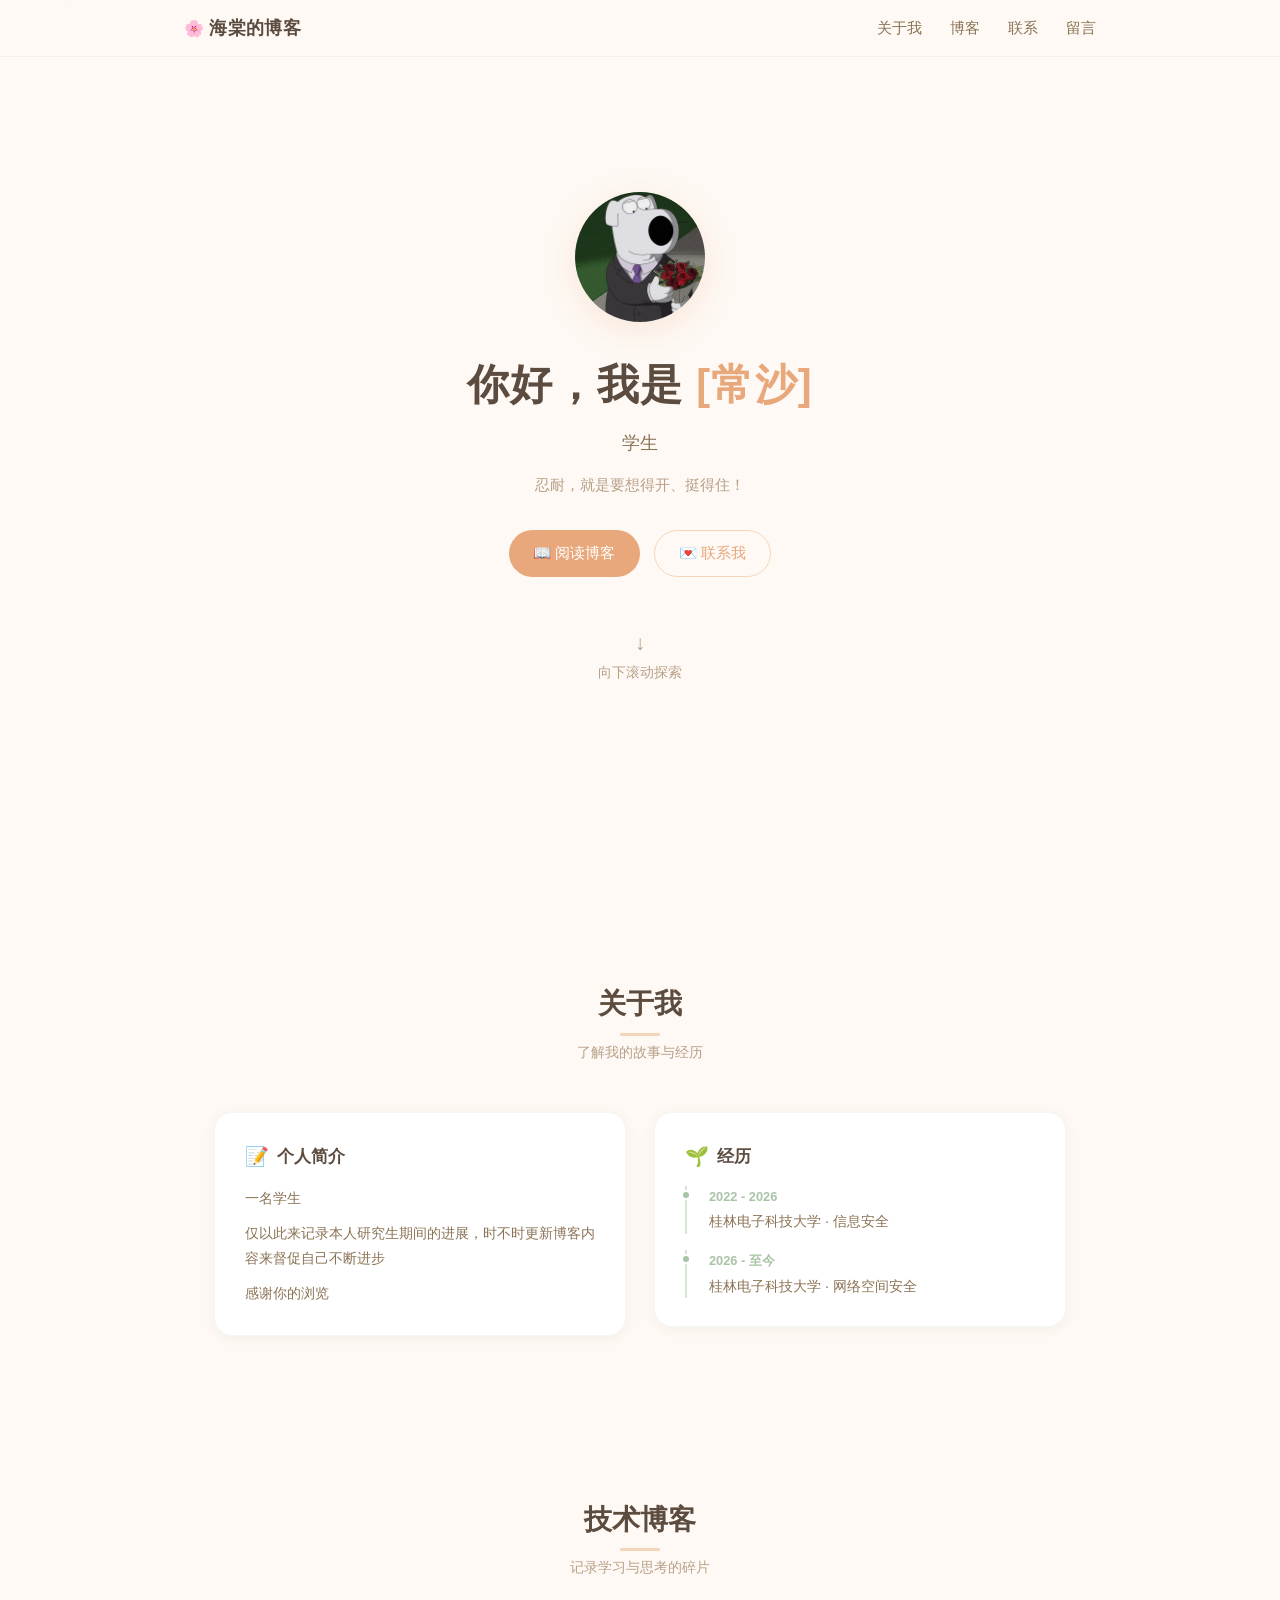
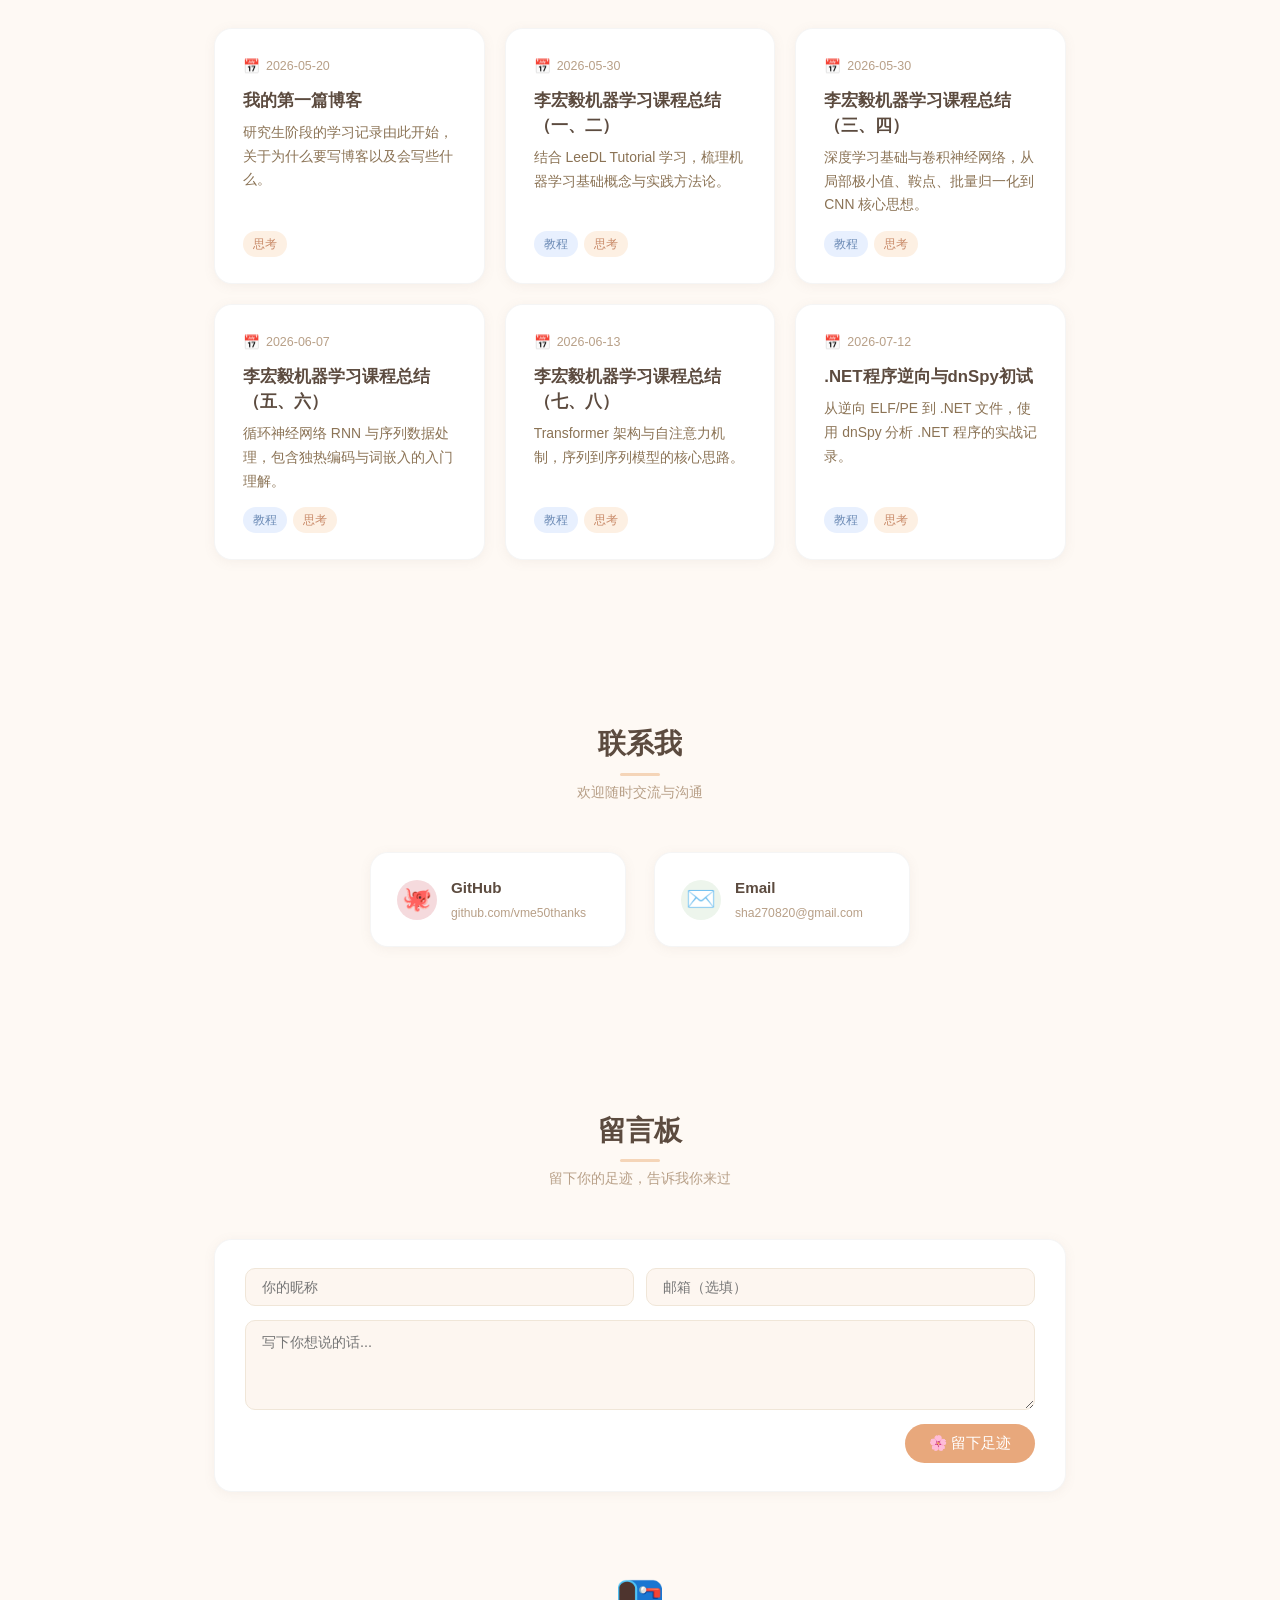
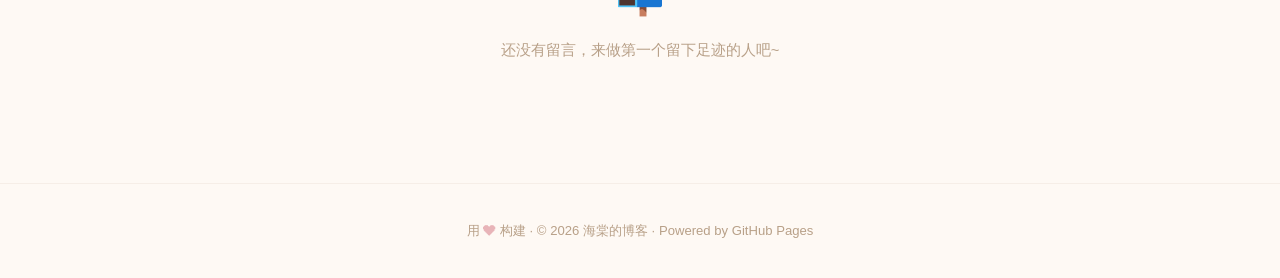
<file: index.html>
<!DOCTYPE html>
<html lang="zh-CN">
<head>
<meta charset="UTF-8">
<meta name="viewport" content="width=device-width, initial-scale=1.0">
<title>海棠的博客</title>
<link rel="icon" type="image/jpeg" href="pic/icon.jpg">
<link rel="stylesheet" href="css/style.css">
</head>
<body>

<canvas id="sakura-canvas"></canvas>

<!-- Navigation -->
<nav class="nav" id="nav">
  <div class="nav-inner">
    <a href="#" class="nav-brand">海棠的博客</a>
    <button class="nav-toggle" id="nav-toggle" aria-label="菜单">☰</button>
    <ul class="nav-links" id="nav-links">
      <li><a href="#about">关于我</a></li>
      <li><a href="#blog">博客</a></li>
      <li><a href="#contact">联系</a></li>
      <li><a href="#guestbook">留言</a></li>
    </ul>
  </div>
</nav>

<!-- Hero -->
<section class="hero">
  <div class="container">
    <div class="hero-avatar"><img src="pic/头像.jpg" alt="头像"></div>
    <h1>你好，我是 <span style="color: var(--coral);">[常沙]</span></h1>
    <p class="tagline">  学生 </p>
    <p class="bio-brief">
      忍耐，就是要想得开、挺得住！
    </p>
    <div class="hero-actions">
      <a href="#blog" class="btn btn-primary">📖 阅读博客</a>
      <a href="#contact" class="btn btn-outline">💌 联系我</a>
    </div>
    <div class="scroll-hint">
      <span>↓</span>
      向下滚动探索
    </div>
  </div>
</section>

<!-- About -->
<section id="about">
  <div class="container">
    <div class="section-title">
      <h2>关于我</h2>
      <span class="sub">了解我的故事与经历</span>
    </div>
    <div class="about-grid">
      <div class="card">
        <h3><span class="icon">📝</span>个人简介</h3>
        <p>
          一名学生
        </p>
        <p style="margin-top:10px;">
          仅以此来记录本人研究生期间的进展，时不时更新博客内容来督促自己不断进步
        </p>
        <p  style="margin-top:10px;">
            感谢你的浏览
        </p>
      </div>
      <div class="card about-timeline">
        <h3><span class="icon">🌱</span>经历</h3>
        <div class="item">
          <div class="year">2022 - 2026</div>
          <div class="desc">桂林电子科技大学 · 信息安全</div>
        </div>
        <div class="item">
          <div class="year">2026 - 至今</div>
          <div class="desc">桂林电子科技大学 · 网络空间安全</div>
        </div>
      </div>
    </div>
  </div>
</section>

<!-- Blog -->
<section id="blog">
  <div class="container">
    <div class="section-title">
      <h2>技术博客</h2>
      <span class="sub">记录学习与思考的碎片</span>
    </div>
    <div class="blog-grid" id="blog-grid"></div>
  </div>
</section>

<!-- Contact -->
<section id="contact">
  <div class="container">
    <div class="section-title">
      <h2>联系我</h2>
      <span class="sub">欢迎随时交流与沟通</span>
    </div>
    <div class="contact-grid">
      <a href="https://github.com/vme50thanks" target="_blank" rel="noopener" class="contact-link">
        <span class="contact-icon github">🐙</span>
        <span>GitHub<small>github.com/vme50thanks</small></span>
      </a>
      <a href="https://mail.google.com/mail/?view=cm&fs=1&to=sha270820@gmail.com" target="_blank" rel="noopener" class="contact-link">
        <span class="contact-icon email">✉️</span>
        <span>Email<small>sha270820@gmail.com</small></span>
      </a>
    </div>
  </div>
</section>

<!-- Guestbook -->
<section id="guestbook">
  <div class="container">
    <div class="section-title">
      <h2>留言板</h2>
      <span class="sub">留下你的足迹，告诉我你来过</span>
    </div>

    <div class="guestbook-form">
      <div class="form-row">
        <input type="text" id="gb-name" placeholder="你的昵称" maxlength="30">
        <input type="text" id="gb-email" placeholder="邮箱（选填）" maxlength="50">
      </div>
      <div class="form-row">
        <textarea id="gb-message" placeholder="写下你想说的话..." maxlength="500"></textarea>
      </div>
      <div class="form-actions">
        <button class="btn btn-primary" onclick="submitMessage()">🌸 留下足迹</button>
      </div>
    </div>

    <div class="guestbook-messages" id="guestbook-messages"></div>
  </div>
</section>

<!-- Footer -->
<footer class="footer">
  <p>用 <span class="heart">❤</span> 构建 · &copy; 2026 海棠的博客 · Powered by GitHub Pages</p>
</footer>

<script src="js/blog-data.js"></script>
<script src="js/sakura.js"></script>
<script src="js/guestbook.js"></script>
<script src="js/main.js"></script>
<script>
  /* ===== 动态渲染博客卡片 ===== */
  (function() {
    const grid = document.getElementById('blog-grid');
    if (!BLOG_POSTS.length) {
      grid.innerHTML = '<div class="guestbook-empty"><span class="empty-icon">📝</span>还没有文章，敬请期待~</div>';
      return;
    }
    const tagClassMap = {
      '前端': 'frontend', '后端': 'backend', 'DevOps': 'devops',
      '教程': 'tutorial', '思考': 'thinking',
    };
    grid.innerHTML = BLOG_POSTS.map(post => `
      <a href="${post.url}" class="blog-card">
        <span class="blog-date">${post.date}</span>
        <h4>${post.title}</h4>
        <p>${post.excerpt}</p>
        <div class="blog-tags">
          ${post.tags.map(t => `<span class="blog-tag ${tagClassMap[t] || ''}">${t}</span>`).join('')}
        </div>
      </a>
    `).join('');
  })();
</script>
</body>
</html>
</file>
<file: css/style.css>
/* ===== Reset & Variables ===== */
*, *::before, *::after { box-sizing: border-box; margin: 0; padding: 0; }

:root {
  --cream: #fef9f4;
  --warm-white: #fdf6f0;
  --white: #ffffff;
  --brown: #5c4b3f;
  --brown-light: #8b7355;
  --brown-lighter: #b8a088;
  --coral: #e8a87c;
  --coral-light: #f5d5b8;
  --coral-pale: #fdf0e3;
  --sage: #a8c3a6;
  --sage-light: #d4e5d2;
  --sage-pale: #edf5ec;
  --pink: #e8b4b8;
  --pink-light: #f5dadd;
  --pink-pale: #fdf2f3;
  --shadow-sm: 0 2px 12px rgba(140, 120, 100, 0.08);
  --shadow-md: 0 4px 24px rgba(140, 120, 100, 0.12);
  --shadow-lg: 0 8px 40px rgba(140, 120, 100, 0.16);
  --radius: 18px;
  --radius-sm: 10px;
  --radius-lg: 24px;
}

html { scroll-behavior: smooth; }

body {
  font-family: 'Segoe UI', 'PingFang SC', 'Microsoft YaHei', 'Hiragino Sans GB', sans-serif;
  background-color: var(--cream);
  color: var(--brown);
  line-height: 1.7;
  overflow-x: hidden;
}

/* ===== Canvas Background ===== */
#sakura-canvas {
  position: fixed;
  top: 0; left: 0;
  width: 100%; height: 100%;
  pointer-events: none;
  z-index: 0;
}

/* ===== Navigation ===== */
.nav {
  position: fixed;
  top: 0; left: 0; right: 0;
  z-index: 100;
  background: rgba(254, 249, 244, 0.82);
  backdrop-filter: blur(16px);
  -webkit-backdrop-filter: blur(16px);
  border-bottom: 1px solid rgba(184, 160, 136, 0.12);
  transition: all 0.3s ease;
}
.nav.scrolled { box-shadow: var(--shadow-sm); }

.nav-inner {
  max-width: 960px;
  margin: 0 auto;
  padding: 0 24px;
  display: flex;
  align-items: center;
  justify-content: space-between;
  height: 56px;
}

.nav-brand {
  font-size: 1.15rem;
  font-weight: 650;
  color: var(--brown);
  text-decoration: none;
  letter-spacing: 0.02em;
}
.nav-brand::before { content: '🌸 '; font-size: 1rem; }

.nav-links {
  display: flex;
  gap: 28px;
  list-style: none;
}
.nav-links a {
  color: var(--brown-light);
  text-decoration: none;
  font-size: 0.92rem;
  font-weight: 500;
  transition: color 0.25s;
  position: relative;
}
.nav-links a::after {
  content: '';
  position: absolute;
  bottom: -4px; left: 0;
  width: 0; height: 2px;
  background: var(--coral);
  border-radius: 1px;
  transition: width 0.25s ease;
}
.nav-links a:hover { color: var(--coral); }
.nav-links a:hover::after { width: 100%; }

.nav-toggle {
  display: none;
  background: none; border: none;
  color: var(--brown);
  font-size: 1.5rem;
  cursor: pointer;
  padding: 4px 8px;
}

/* ===== Layout ===== */
.container {
  max-width: 900px;
  margin: 0 auto;
  padding: 0 24px;
  position: relative;
  z-index: 1;
}

section { padding: 80px 0; }

.section-title {
  text-align: center;
  margin-bottom: 48px;
}
.section-title h2 {
  font-size: 1.75rem;
  font-weight: 650;
  color: var(--brown);
  display: inline-block;
  position: relative;
}
.section-title h2::after {
  content: '';
  position: absolute;
  bottom: -8px; left: 50%;
  transform: translateX(-50%);
  width: 40px; height: 3px;
  background: var(--coral-light);
  border-radius: 2px;
}
.section-title .sub {
  display: block;
  margin-top: 12px;
  font-size: 0.9rem;
  color: var(--brown-lighter);
  font-weight: 400;
}

/* ===== Hero ===== */
.hero {
  min-height: 100vh;
  display: flex;
  align-items: center;
  justify-content: center;
  text-align: center;
  padding-top: 56px;
}

.hero-avatar {
  width: 130px;
  height: 130px;
  border-radius: 50%;
  display: flex;
  align-items: center;
  justify-content: center;
  margin: 0 auto 28px;
  box-shadow: 0 8px 32px rgba(232, 168, 124, 0.22);
  overflow: hidden;
}
.hero-avatar img {
  width: 100%;
  height: 100%;
  object-fit: cover;
}

.hero h1 {
  font-size: 2.6rem;
  font-weight: 700;
  color: var(--brown);
  margin-bottom: 8px;
  letter-spacing: 0.03em;
}

.hero .tagline {
  font-size: 1.1rem;
  color: var(--brown-light);
  font-weight: 400;
  margin-bottom: 6px;
}

.hero .bio-brief {
  font-size: 0.95rem;
  color: var(--brown-lighter);
  max-width: 460px;
  margin: 12px auto 32px;
  line-height: 1.8;
}

.hero-actions {
  display: flex;
  gap: 14px;
  justify-content: center;
  flex-wrap: wrap;
}

.btn {
  display: inline-flex;
  align-items: center;
  gap: 6px;
  padding: 10px 24px;
  border-radius: 50px;
  font-size: 0.92rem;
  font-weight: 550;
  text-decoration: none;
  cursor: pointer;
  border: none;
  transition: all 0.25s ease;
  font-family: inherit;
}
.btn-primary {
  background: var(--coral);
  color: #fff;
}
.btn-primary:hover {
  background: #d9956a;
  transform: translateY(-1px);
  box-shadow: 0 6px 20px rgba(232, 168, 124, 0.35);
}
.btn-outline {
  background: transparent;
  color: var(--coral);
  border: 1.5px solid var(--coral-light);
}
.btn-outline:hover {
  background: var(--coral-pale);
  border-color: var(--coral);
}

.scroll-hint {
  margin-top: 48px;
  animation: bounce 2s infinite;
  color: var(--brown-lighter);
  font-size: 0.85rem;
  cursor: default;
}
.scroll-hint span { font-size: 1.3rem; display: block; }

@keyframes bounce {
  0%, 100% { transform: translateY(0); }
  50% { transform: translateY(8px); }
}

/* ===== About ===== */
.about-grid {
  display: grid;
  grid-template-columns: 1fr 1fr;
  gap: 28px;
  align-items: start;
}

.card {
  background: var(--white);
  border-radius: var(--radius);
  padding: 28px 30px;
  box-shadow: var(--shadow-sm);
  border: 1px solid rgba(0,0,0,0.04);
  transition: transform 0.3s ease, box-shadow 0.3s ease;
}
.card:hover {
  transform: translateY(-3px);
  box-shadow: var(--shadow-md);
}

.card h3 {
  font-size: 1.05rem;
  font-weight: 650;
  margin-bottom: 12px;
  color: var(--brown);
  display: flex;
  align-items: center;
  gap: 8px;
}
.card h3 .icon { font-size: 1.2rem; }

.card p, .card li {
  font-size: 0.9rem;
  color: var(--brown-light);
  line-height: 1.75;
}
.card ul { padding-left: 18px; }
.card li { margin-bottom: 4px; }

.about-timeline .item {
  position: relative;
  padding-left: 22px;
  margin-bottom: 16px;
  border-left: 2px solid var(--sage-light);
}
.about-timeline .item:last-child { margin-bottom: 0; }
.about-timeline .item::before {
  content: '';
  position: absolute;
  left: -6px; top: 4px;
  width: 10px; height: 10px;
  background: var(--sage);
  border-radius: 50%;
  border: 2px solid var(--white);
}
.about-timeline .year {
  font-size: 0.8rem;
  font-weight: 600;
  color: var(--sage);
  margin-bottom: 2px;
}
.about-timeline .desc {
  font-size: 0.9rem;
  color: var(--brown-light);
}

/* ===== Blog ===== */
.blog-grid {
  display: grid;
  grid-template-columns: repeat(auto-fill, minmax(270px, 1fr));
  gap: 20px;
}

.blog-card {
  background: var(--white);
  border-radius: var(--radius);
  padding: 26px 28px;
  box-shadow: var(--shadow-sm);
  border: 1px solid rgba(0,0,0,0.04);
  transition: all 0.3s ease;
  display: flex;
  flex-direction: column;
  text-decoration: none;
  color: inherit;
}
.blog-card:hover {
  transform: translateY(-4px);
  box-shadow: var(--shadow-md);
}
.blog-card .blog-date {
  font-size: 0.78rem;
  color: var(--brown-lighter);
  margin-bottom: 10px;
  display: flex;
  align-items: center;
  gap: 6px;
}
.blog-card .blog-date::before { content: '📅'; font-size: 0.85rem; }
.blog-card h4 {
  font-size: 1.05rem;
  font-weight: 650;
  color: var(--brown);
  margin-bottom: 8px;
  line-height: 1.5;
}
.blog-card p {
  font-size: 0.87rem;
  color: var(--brown-light);
  line-height: 1.7;
  flex: 1;
  margin-bottom: 14px;
}
.blog-card .blog-tags {
  display: flex;
  flex-wrap: wrap;
  gap: 6px;
}
.blog-card .blog-tag {
  font-size: 0.73rem;
  padding: 3px 10px;
  border-radius: 20px;
  font-weight: 500;
}
.blog-tag.frontend { background: var(--pink-pale); color: #c97a7e; }
.blog-tag.backend  { background: var(--sage-pale); color: #6b8f6e; }
.blog-tag.devops   { background: #fef3d5;      color: #b8935a; }
.blog-tag.tutorial { background: #e8f0fe;      color: #6b8ab5; }
.blog-tag.thinking { background: var(--coral-pale); color: #c98b6a; }

/* ===== Contact ===== */
.contact-grid {
  display: grid;
  grid-template-columns: 1fr 1fr;
  gap: 28px;
  max-width: 540px;
  margin: 0 auto;
}

.contact-link {
  display: flex;
  align-items: center;
  gap: 14px;
  background: var(--white);
  border-radius: var(--radius);
  padding: 22px 26px;
  text-decoration: none;
  color: var(--brown);
  font-weight: 550;
  font-size: 0.95rem;
  box-shadow: var(--shadow-sm);
  border: 1px solid rgba(0,0,0,0.04);
  transition: all 0.3s ease;
}
.contact-link small {
  display: block;
  font-weight: 400;
  font-size: 0.76rem;
  color: var(--brown-lighter);
  margin-top: 2px;
  word-break: break-all;
}
.contact-link:hover {
  transform: translateY(-2px);
  box-shadow: var(--shadow-md);
  color: var(--coral);
}
.contact-link .contact-icon {
  font-size: 1.5rem;
  width: 40px;
  height: 40px;
  display: flex;
  align-items: center;
  justify-content: center;
  border-radius: 50%;
  flex-shrink: 0;
}
.contact-icon.github  { background: #f5dadd; }
.contact-icon.email   { background: var(--sage-pale); }
.contact-icon.wechat  { background: var(--coral-pale); }
.contact-icon.twitter { background: #e8f0fe; }

/* ===== Guestbook ===== */
.guestbook-form {
  background: var(--white);
  border-radius: var(--radius);
  padding: 28px 30px;
  box-shadow: var(--shadow-sm);
  border: 1px solid rgba(0,0,0,0.04);
  margin-bottom: 28px;
}

.form-row {
  display: flex;
  gap: 12px;
  margin-bottom: 14px;
}
.form-row input {
  flex: 1;
  padding: 10px 16px;
  border: 1.5px solid #f0e6d8;
  border-radius: var(--radius-sm);
  font-size: 0.9rem;
  font-family: inherit;
  color: var(--brown);
  background: var(--warm-white);
  transition: border-color 0.25s;
  outline: none;
}
.form-row input:focus { border-color: var(--coral-light); }

.form-row textarea {
  flex: 1;
  padding: 12px 16px;
  border: 1.5px solid #f0e6d8;
  border-radius: var(--radius-sm);
  font-size: 0.9rem;
  font-family: inherit;
  color: var(--brown);
  background: var(--warm-white);
  resize: vertical;
  min-height: 90px;
  outline: none;
  transition: border-color 0.25s;
}
.form-row textarea:focus { border-color: var(--coral-light); }

.form-actions {
  display: flex;
  justify-content: flex-end;
}

.guestbook-messages {
  display: flex;
  flex-direction: column;
  gap: 14px;
}

.message-card {
  background: var(--white);
  border-radius: var(--radius-sm);
  padding: 18px 22px;
  box-shadow: var(--shadow-sm);
  border: 1px solid rgba(0,0,0,0.04);
}
.message-card .msg-header {
  display: flex;
  justify-content: space-between;
  align-items: center;
  margin-bottom: 8px;
}
.message-card .msg-author {
  font-weight: 600;
  font-size: 0.9rem;
  color: var(--coral);
}
.message-card .msg-time {
  font-size: 0.75rem;
  color: var(--brown-lighter);
}
.message-card .msg-body {
  font-size: 0.88rem;
  color: var(--brown-light);
  line-height: 1.7;
}
.message-card .msg-delete {
  background: none; border: none;
  color: var(--brown-lighter);
  cursor: pointer;
  font-size: 0.78rem;
  padding: 2px 6px;
  transition: color 0.2s;
}
.message-card .msg-delete:hover { color: #d97575; }

.guestbook-empty {
  text-align: center;
  padding: 40px 20px;
  color: var(--brown-lighter);
  font-size: 0.92rem;
}
.guestbook-empty .empty-icon { font-size: 2.5rem; display: block; margin-bottom: 10px; }

/* ===== Footer ===== */
.footer {
  text-align: center;
  padding: 36px 24px;
  color: var(--brown-lighter);
  font-size: 0.82rem;
  border-top: 1px solid rgba(184, 160, 136, 0.12);
  position: relative;
  z-index: 1;
}
.footer .heart { color: var(--pink); }

/* ===== Responsive ===== */
@media (max-width: 768px) {
  .nav-links {
    display: none;
    position: absolute;
    top: 56px; left: 0; right: 0;
    flex-direction: column;
    background: rgba(254, 249, 244, 0.96);
    backdrop-filter: blur(16px);
    padding: 16px 24px;
    gap: 14px;
    border-bottom: 1px solid rgba(184, 160, 136, 0.12);
  }
  .nav-links.open { display: flex; }
  .nav-toggle { display: block; }

  .hero h1 { font-size: 2rem; }
  .about-grid { grid-template-columns: 1fr; }
  .blog-grid { grid-template-columns: 1fr; }
  .contact-grid { grid-template-columns: repeat(2, 1fr); }
  .form-row { flex-direction: column; }
}

@media (max-width: 480px) {
  .hero h1 { font-size: 1.7rem; }
  .section-title h2 { font-size: 1.4rem; }
  .card { padding: 20px; }
  section { padding: 56px 0; }
}
</file>
